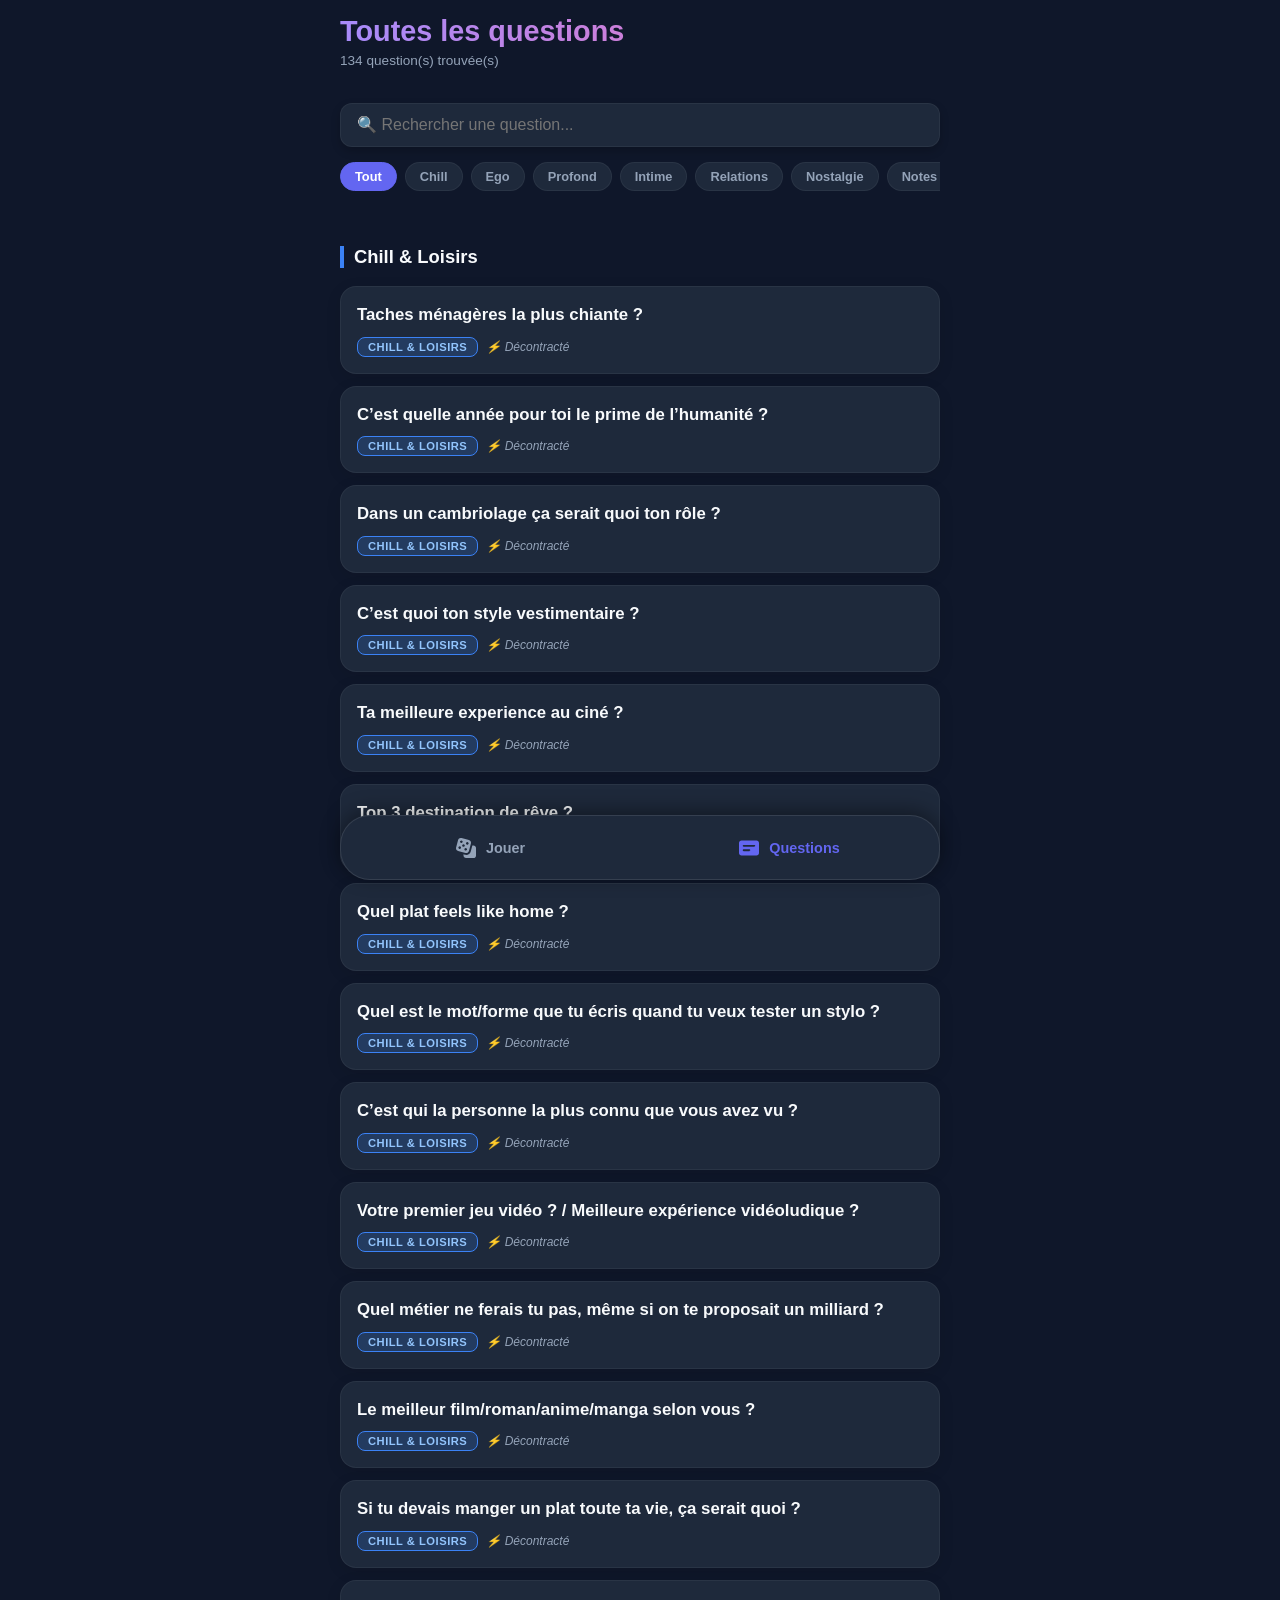
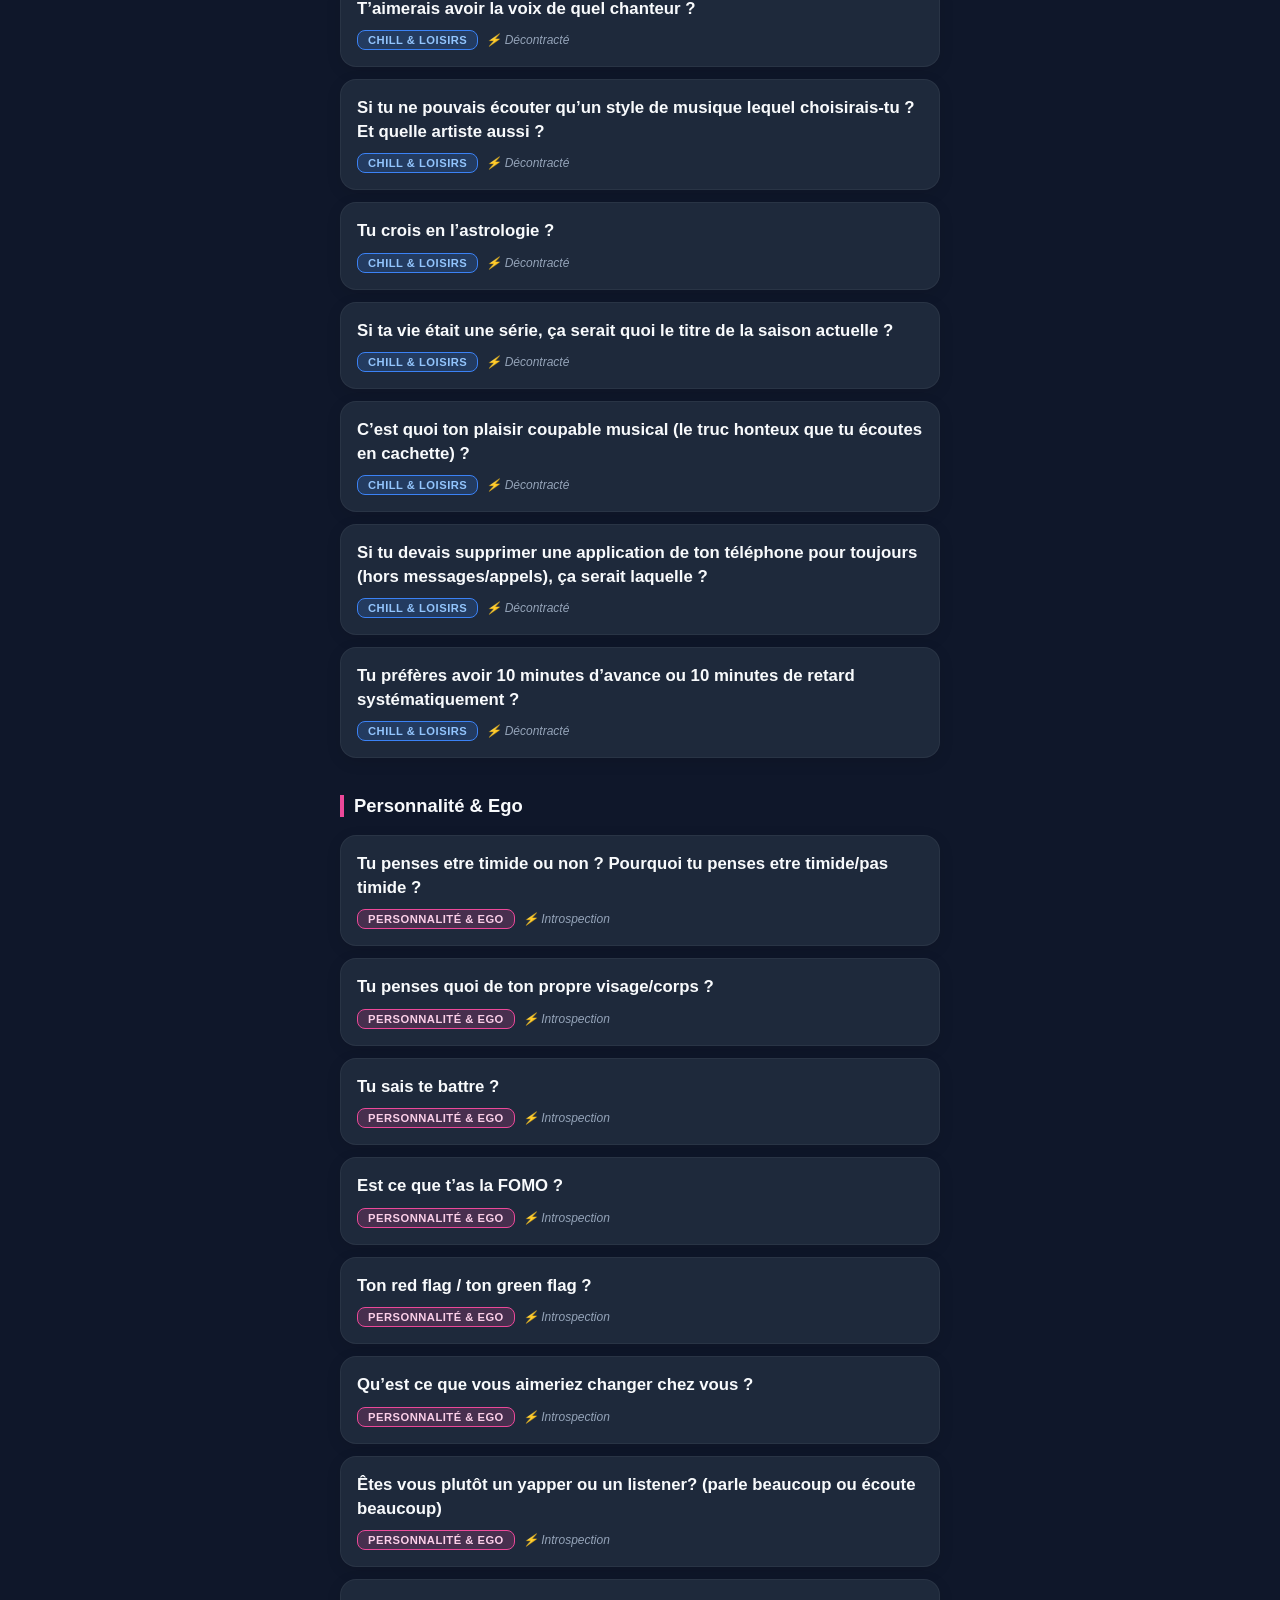
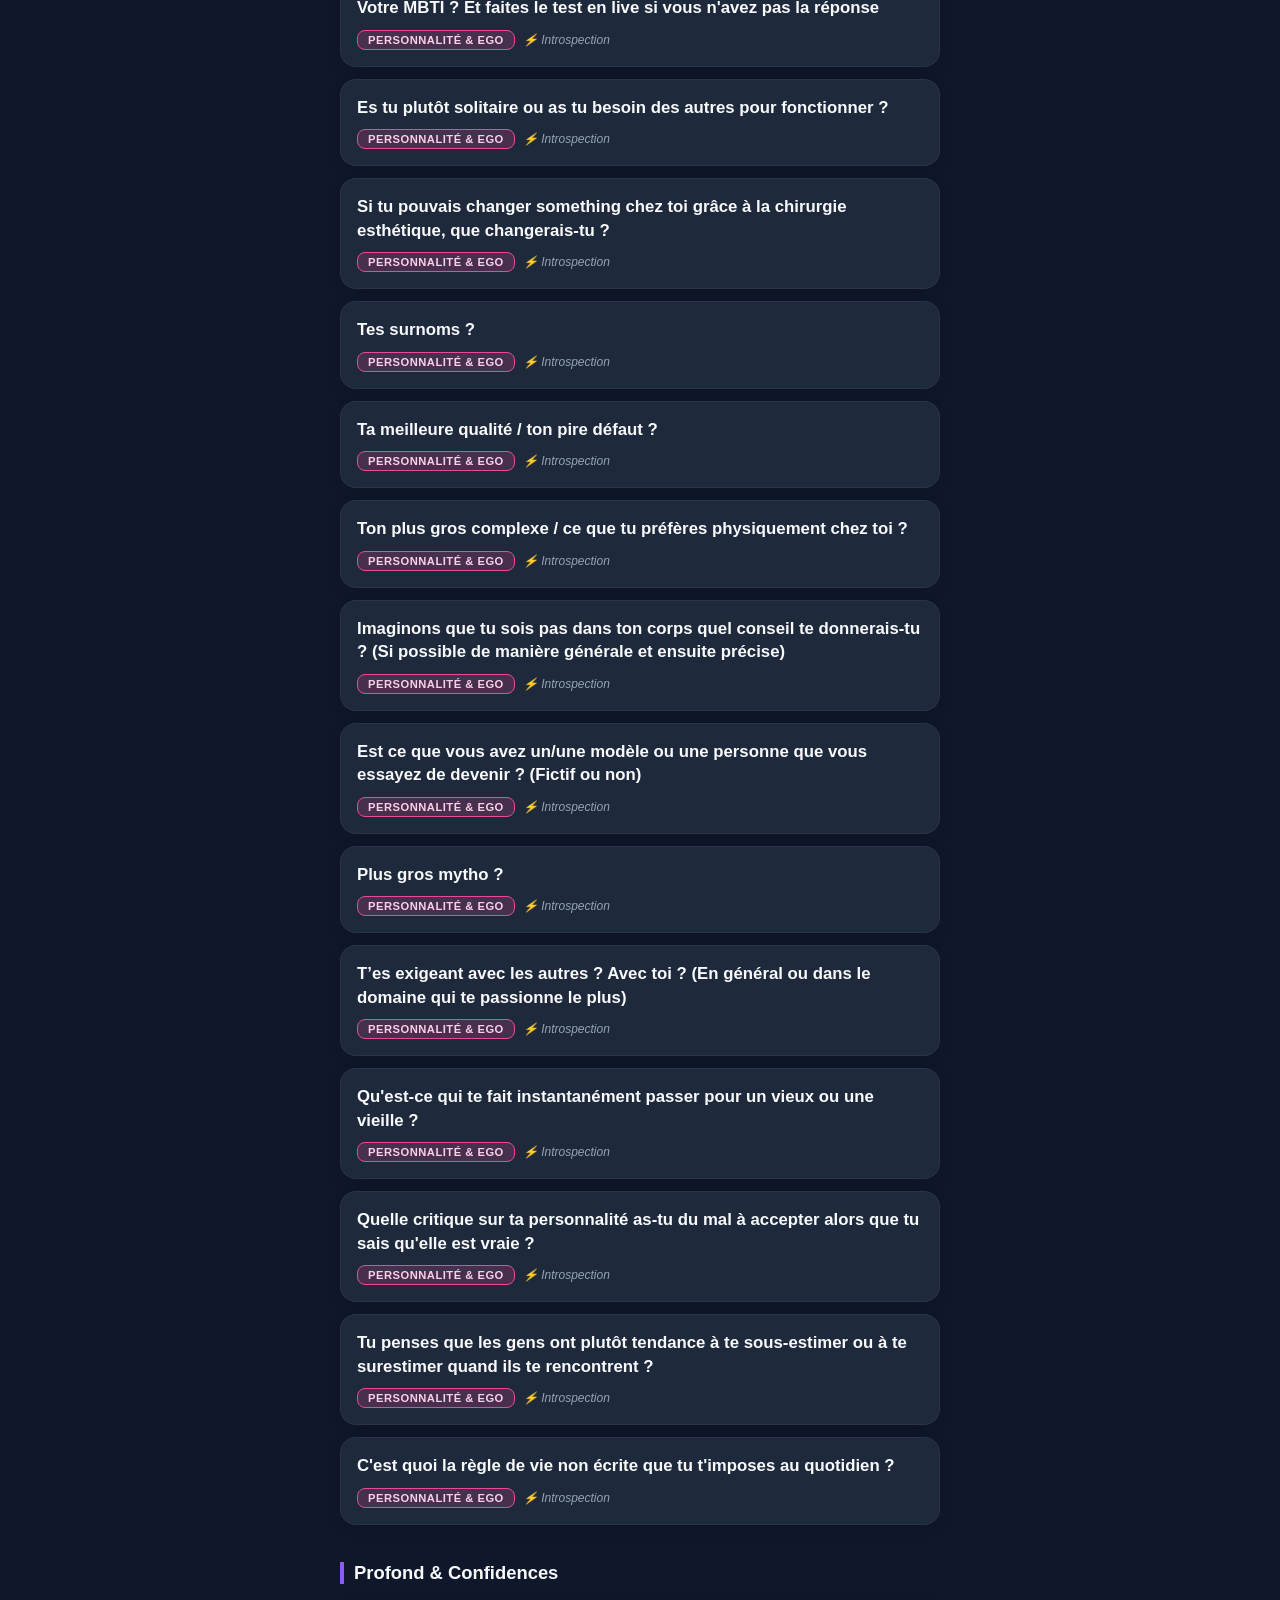
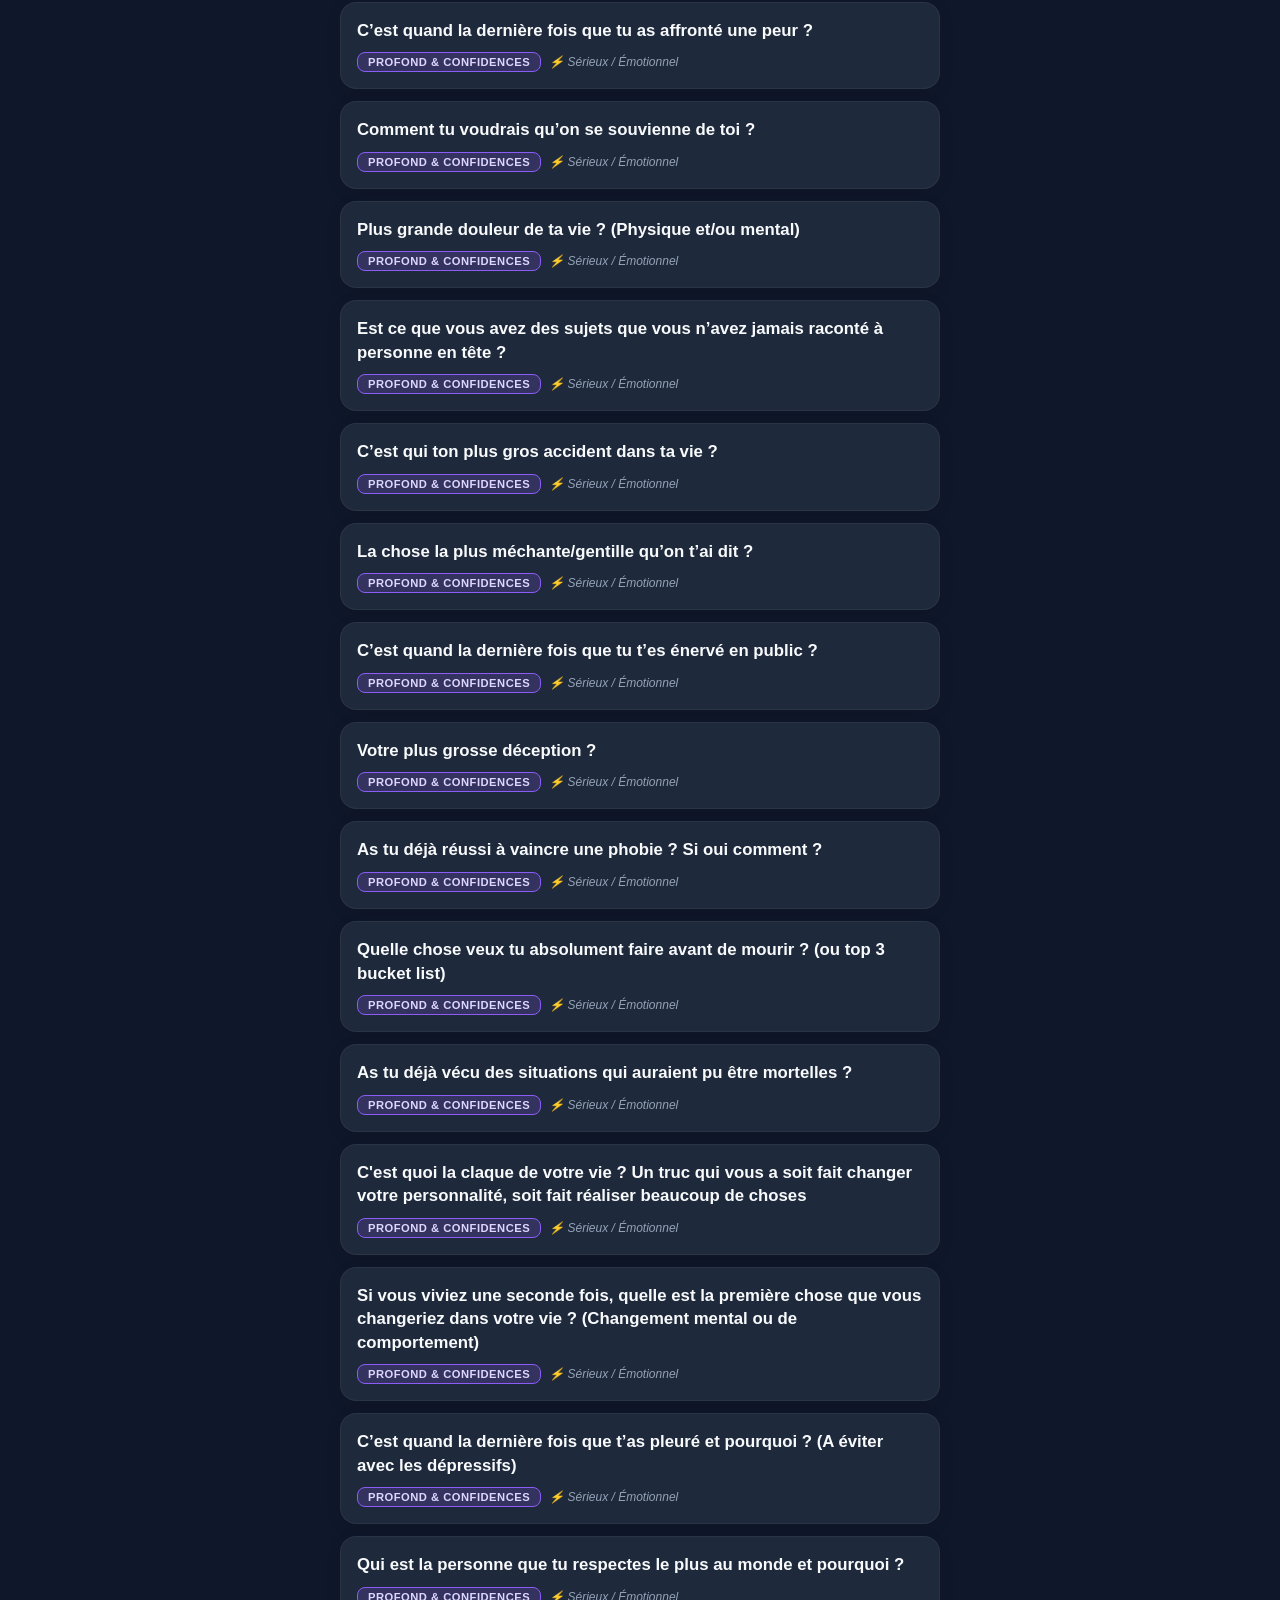
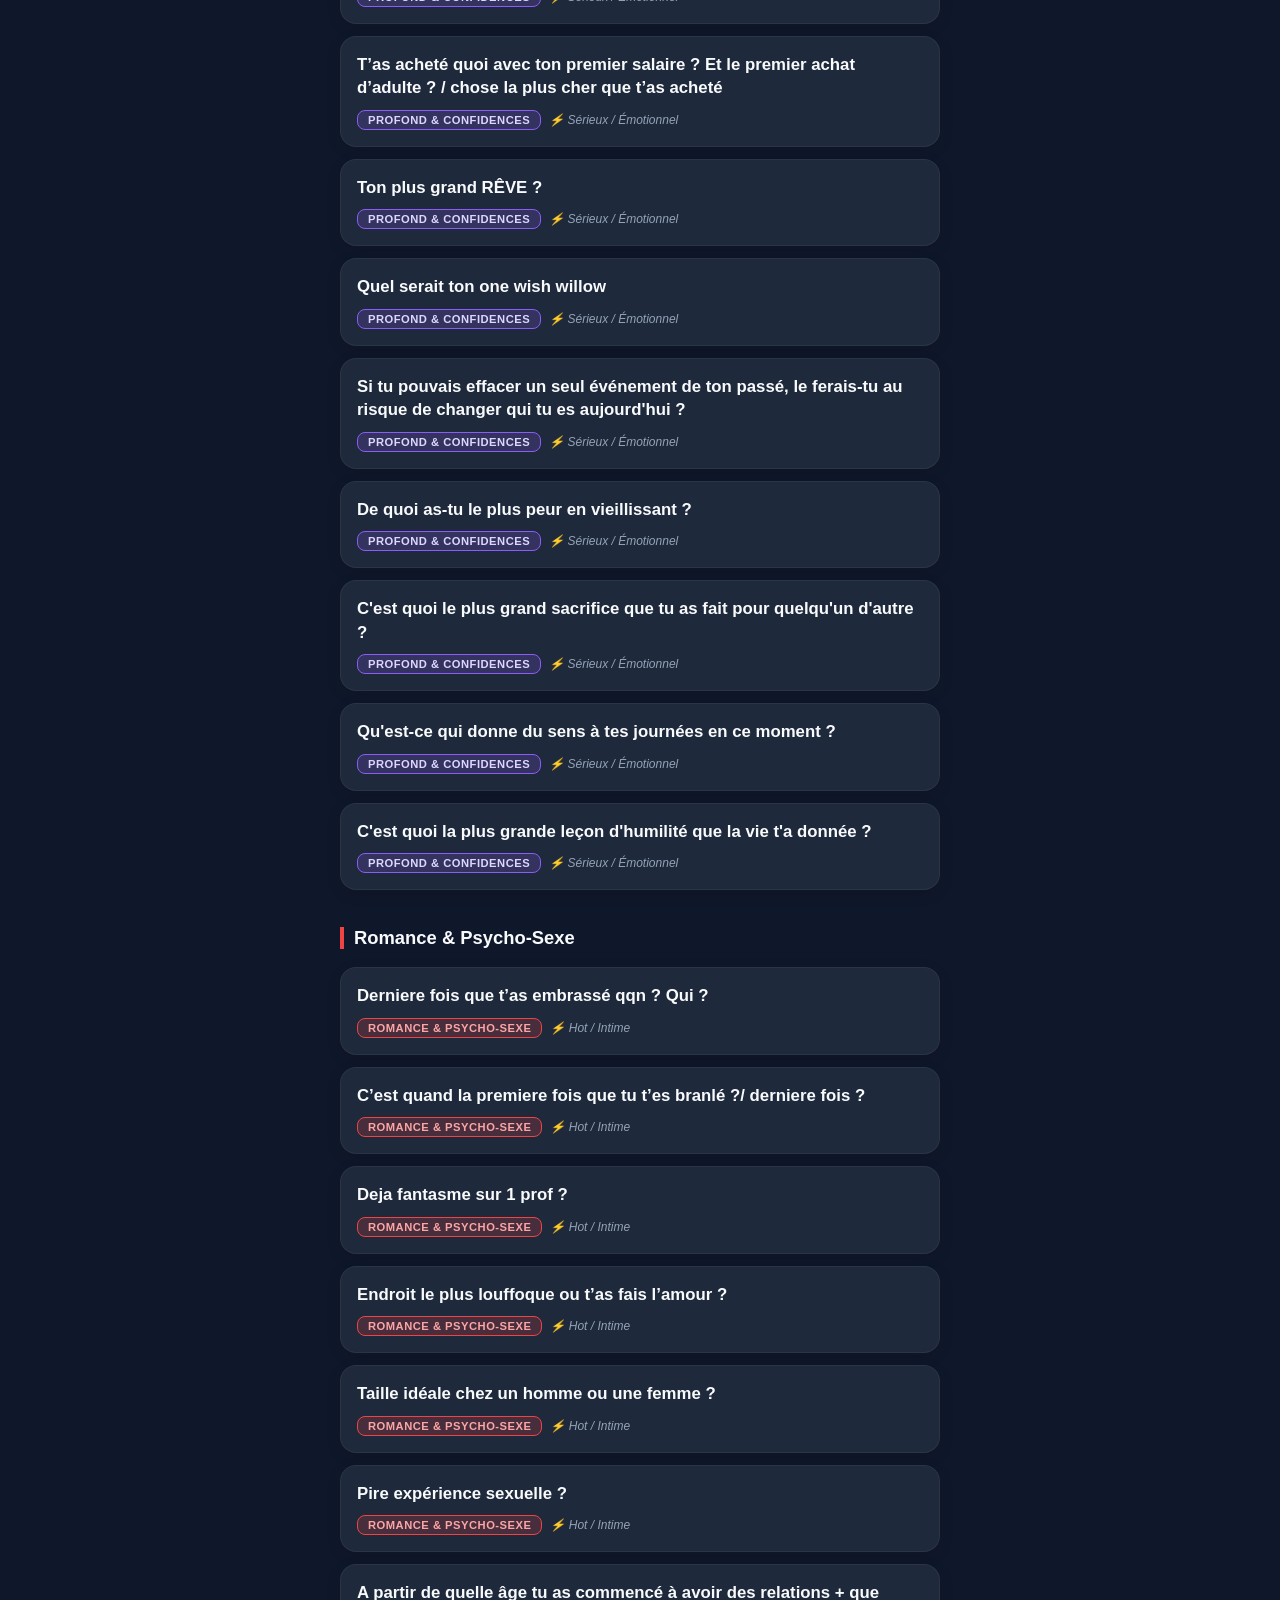
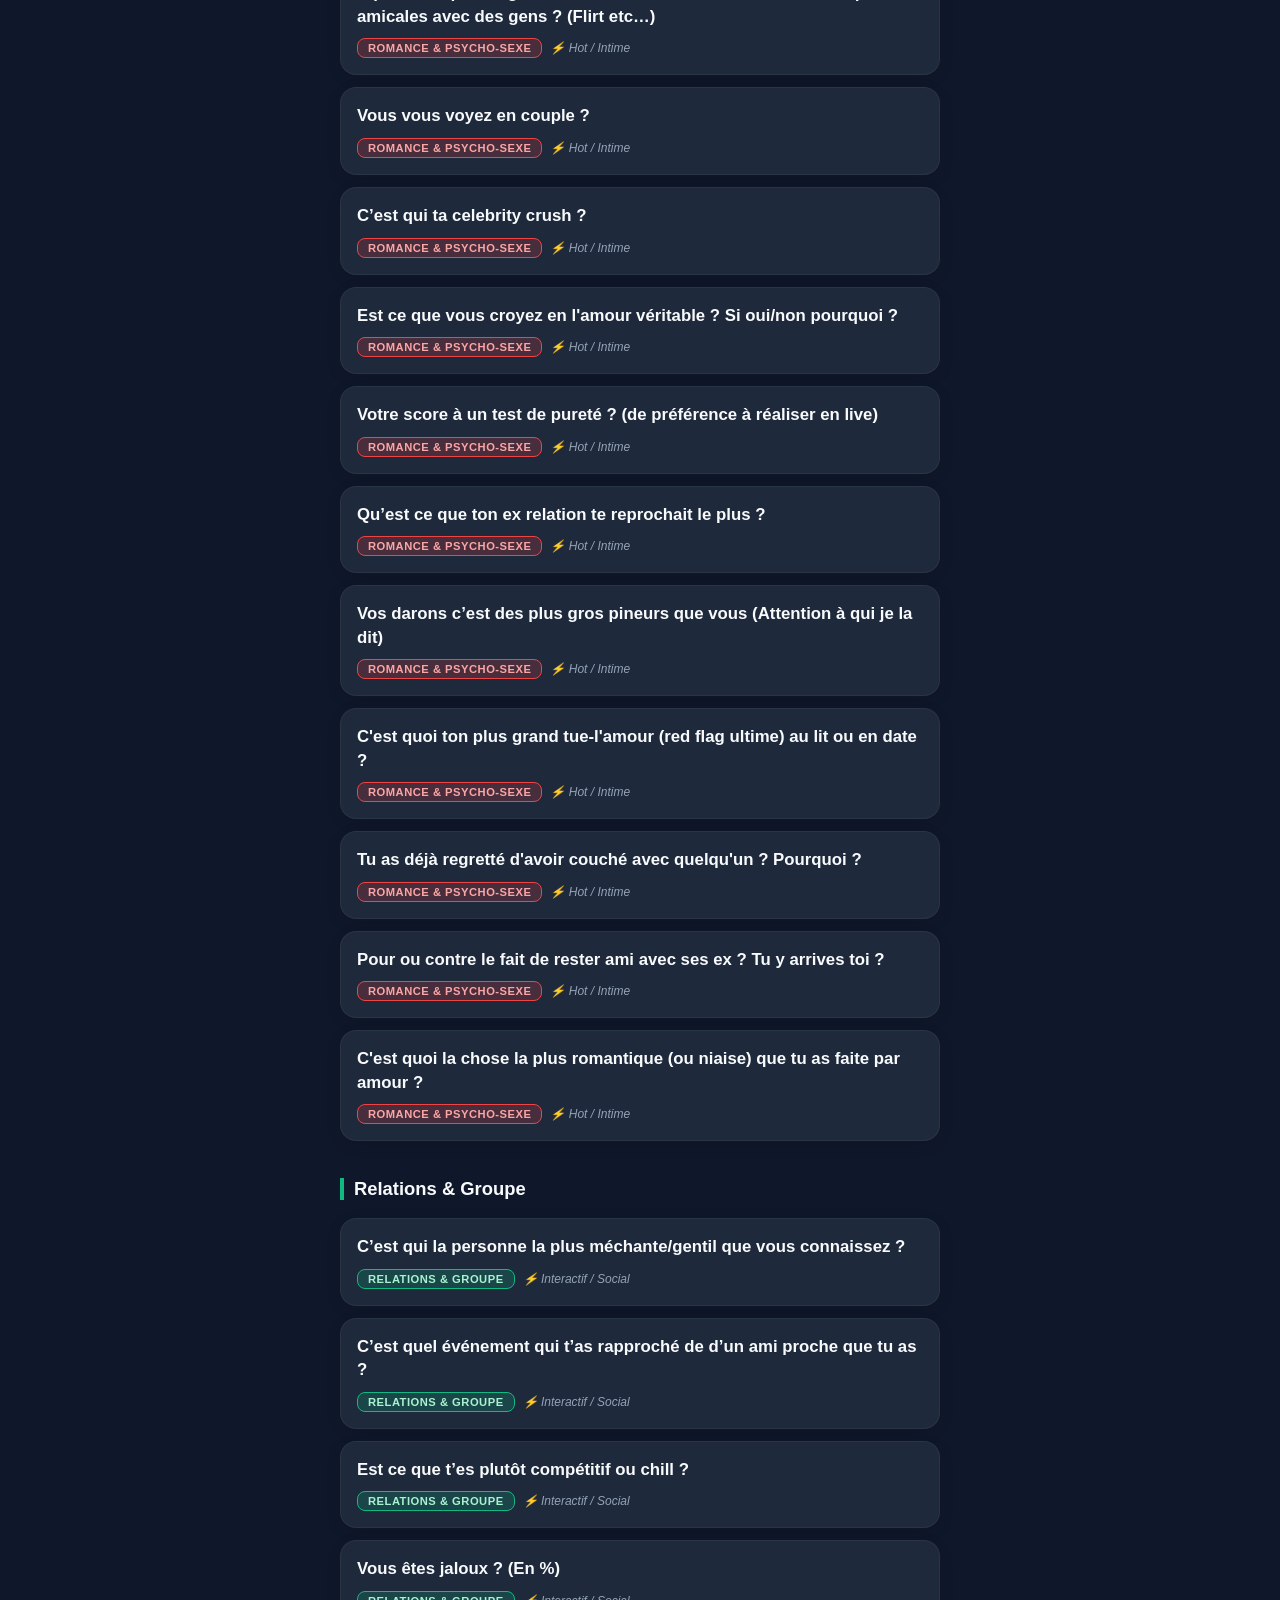
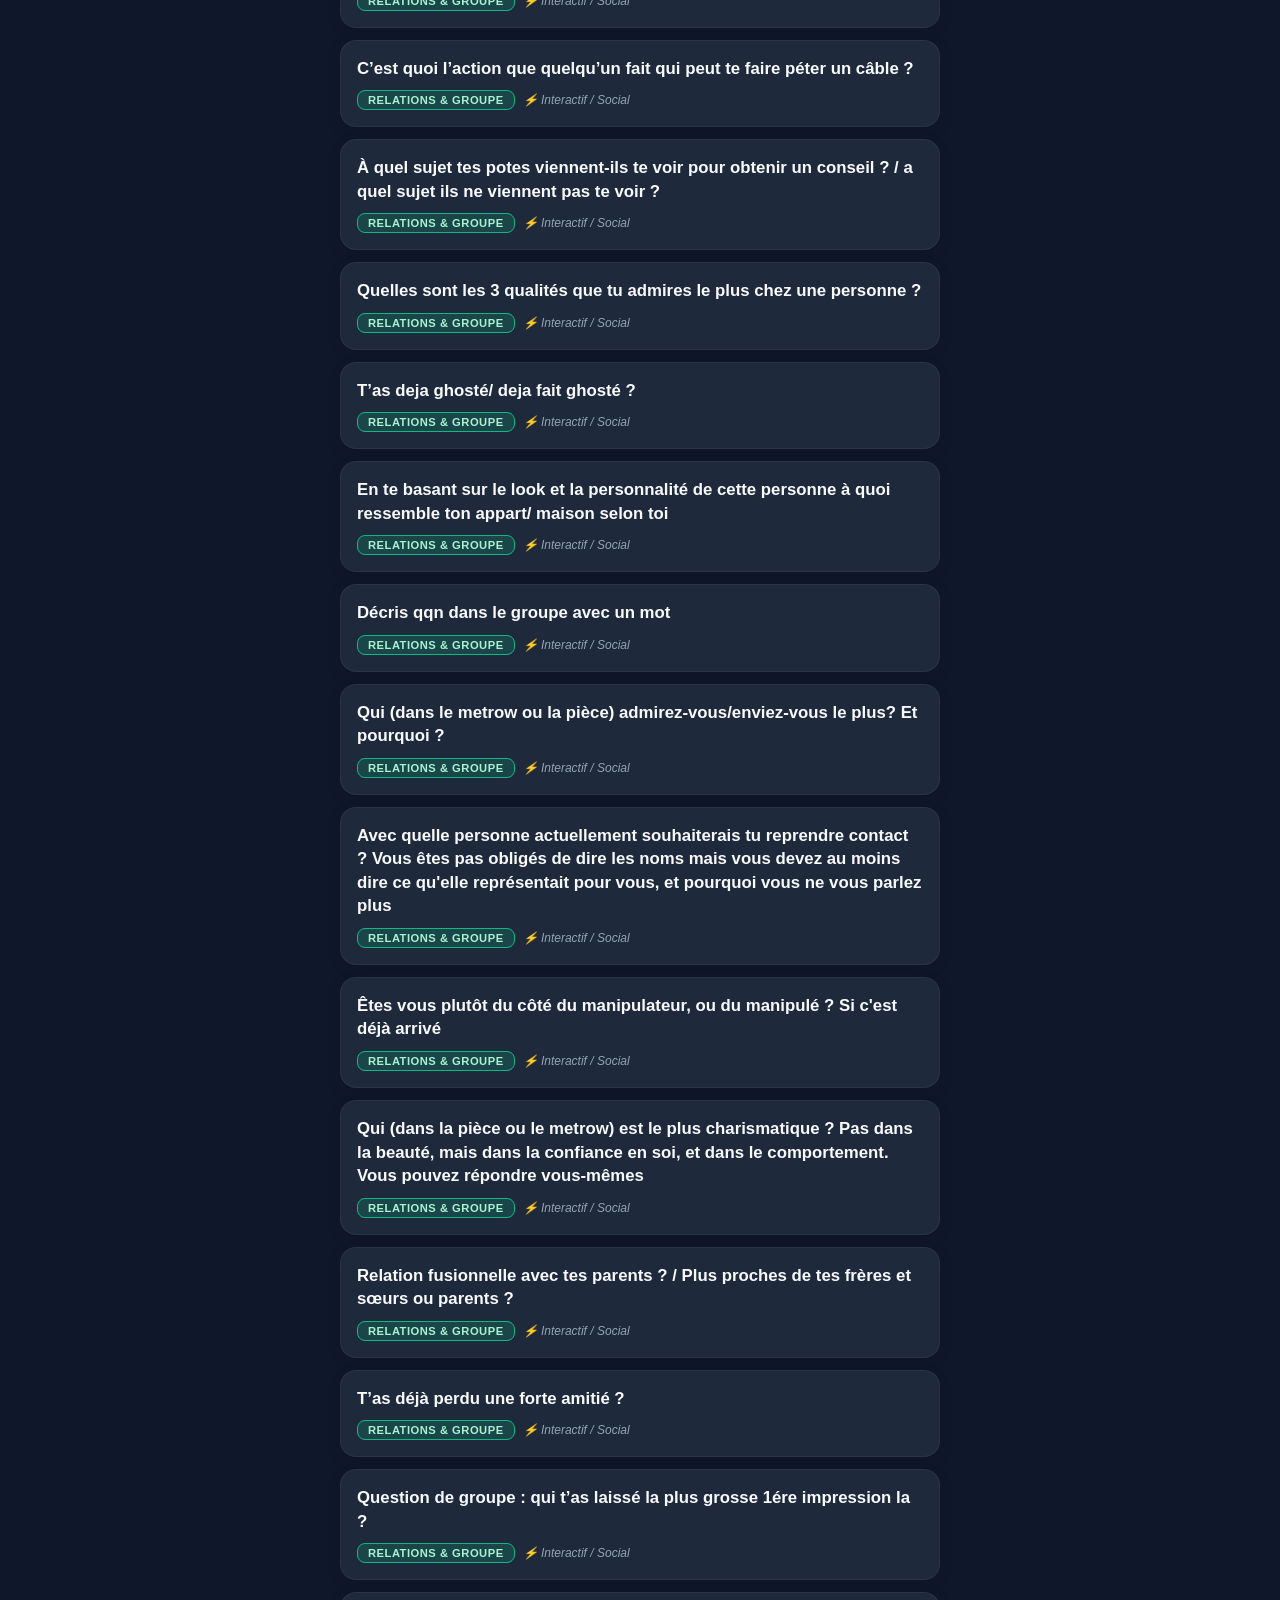
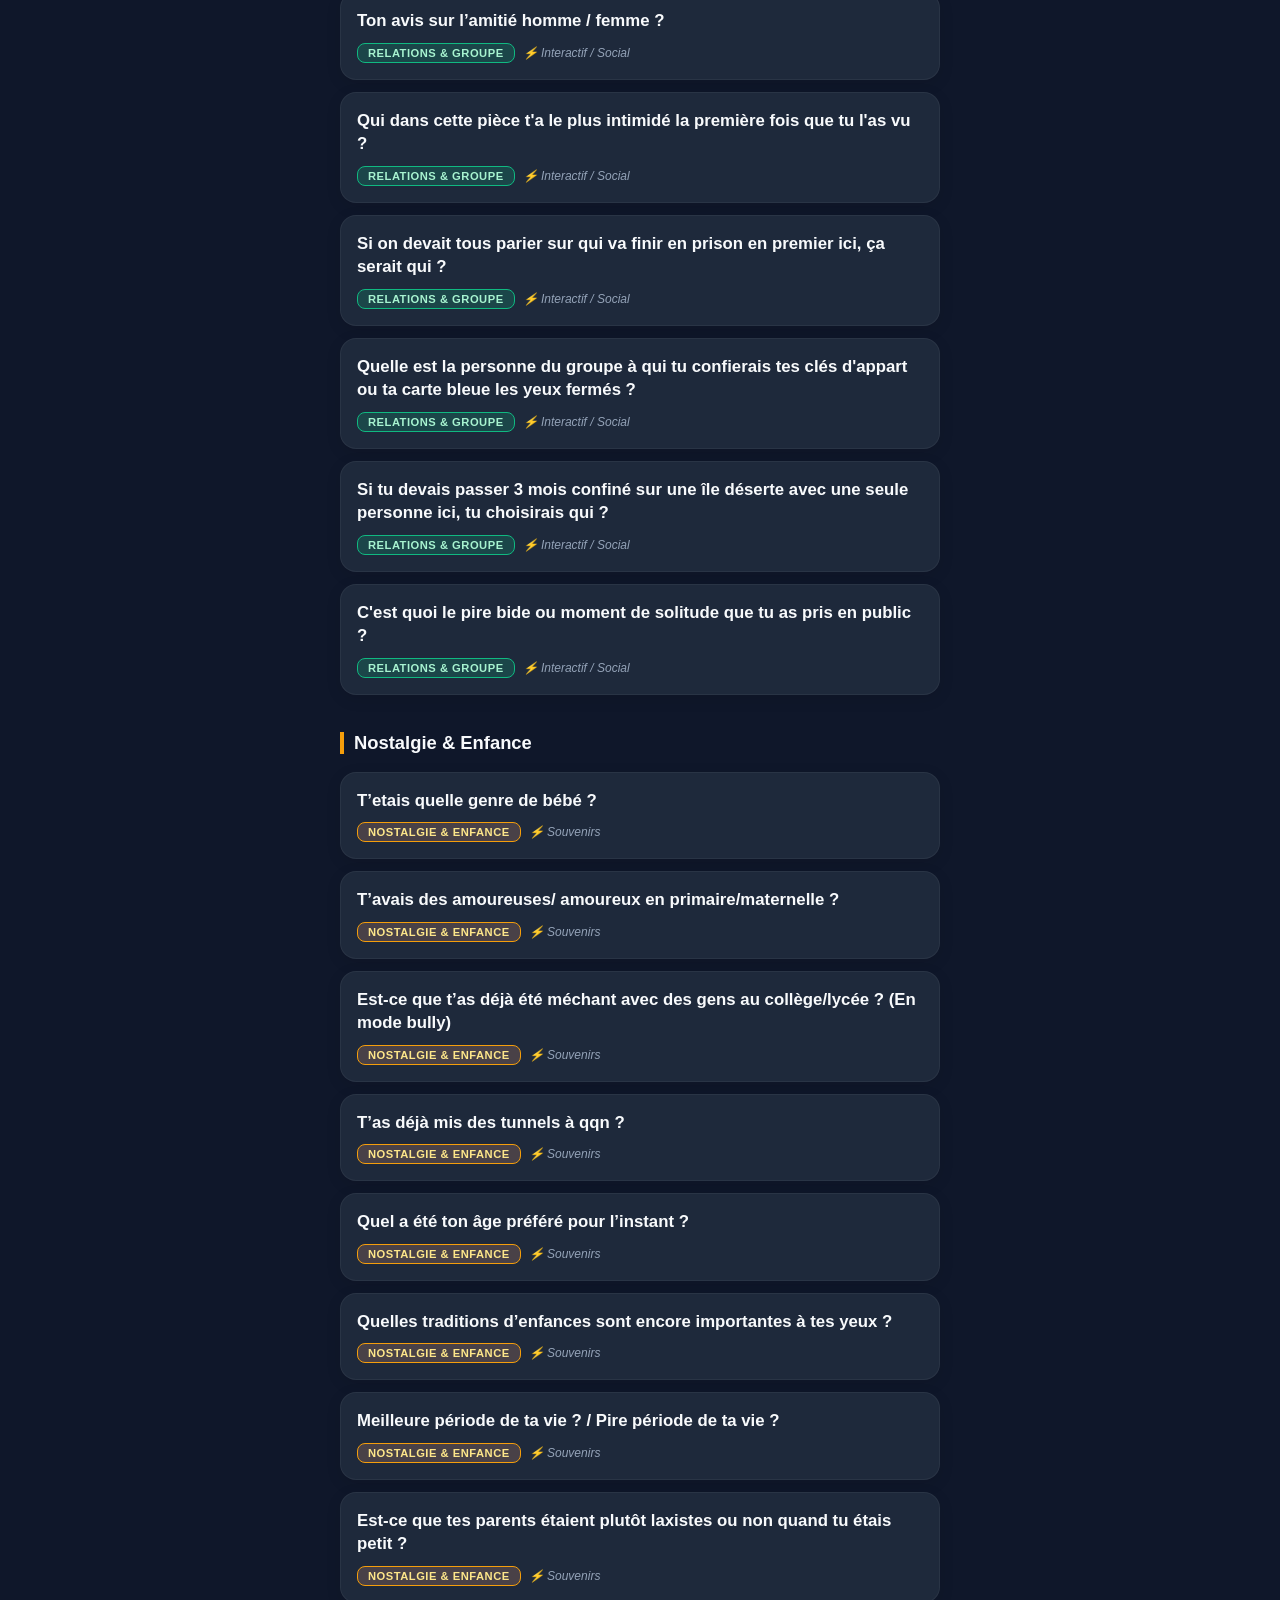
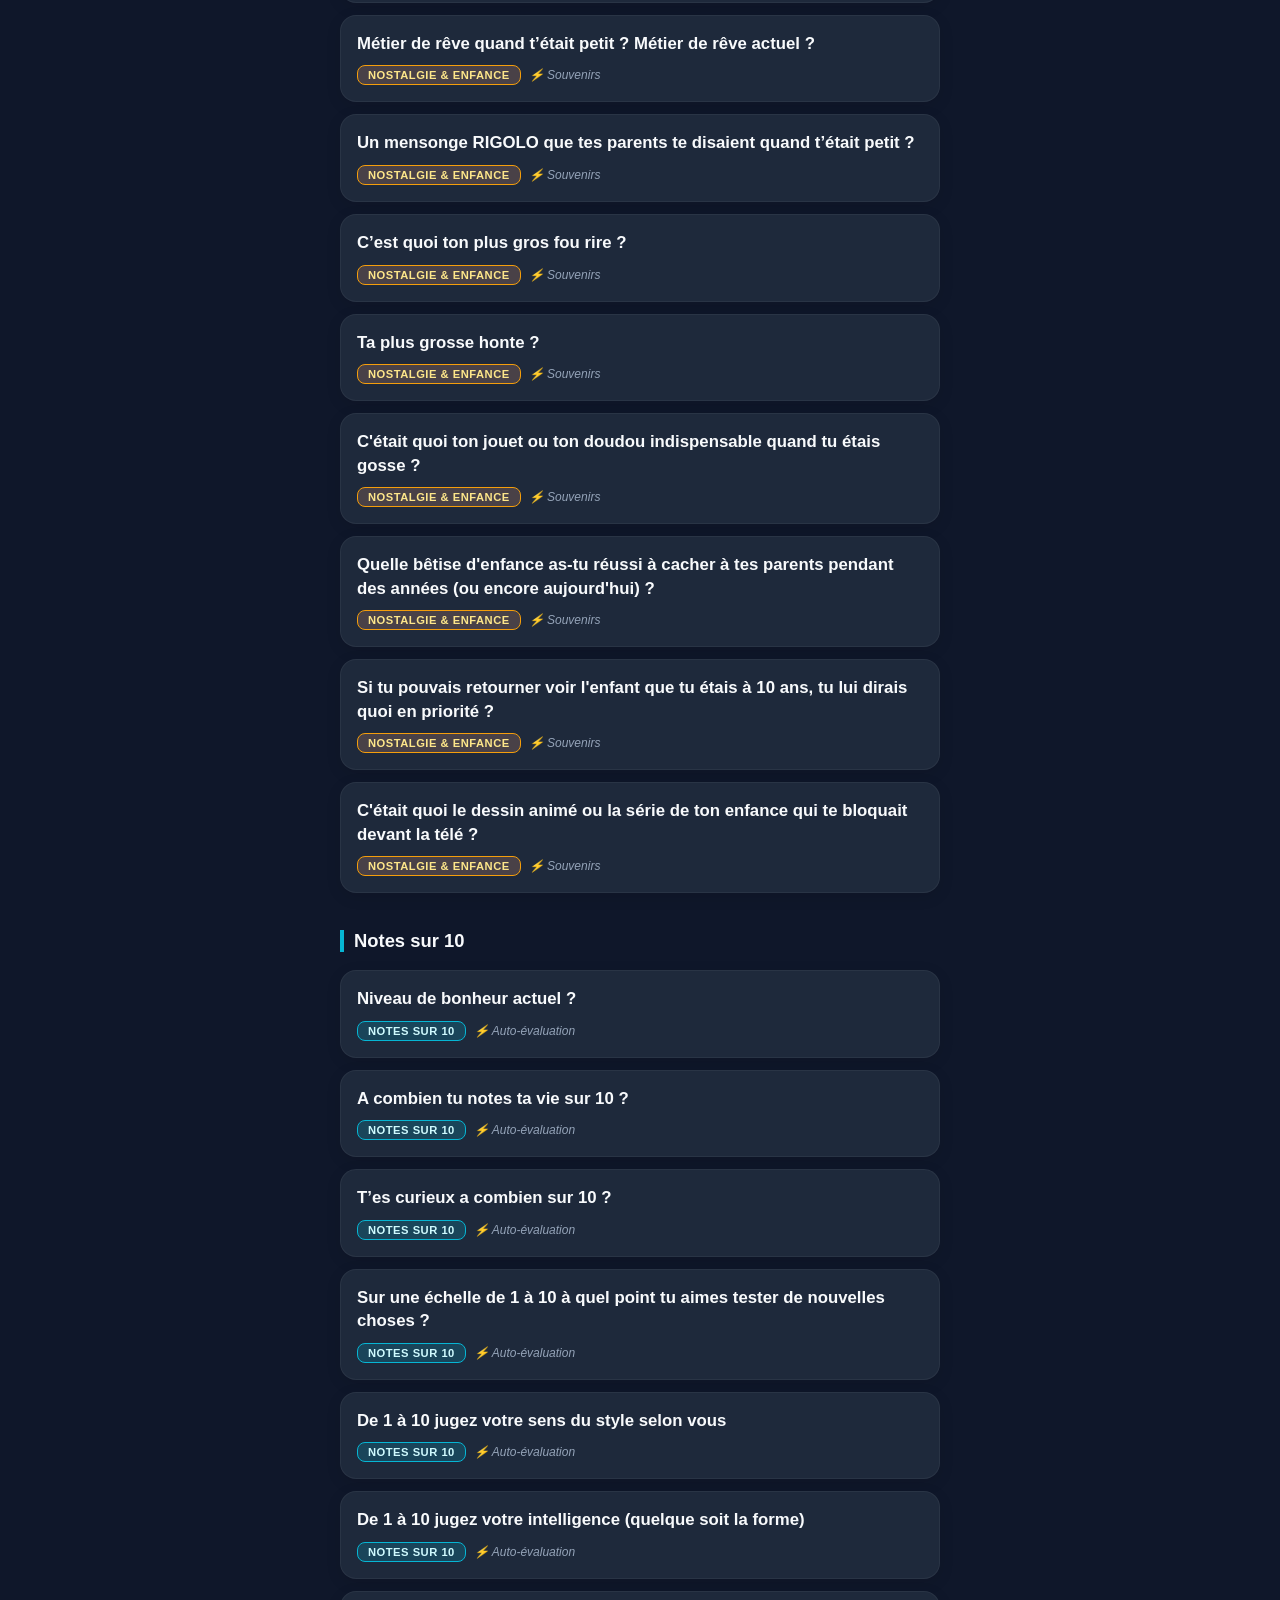
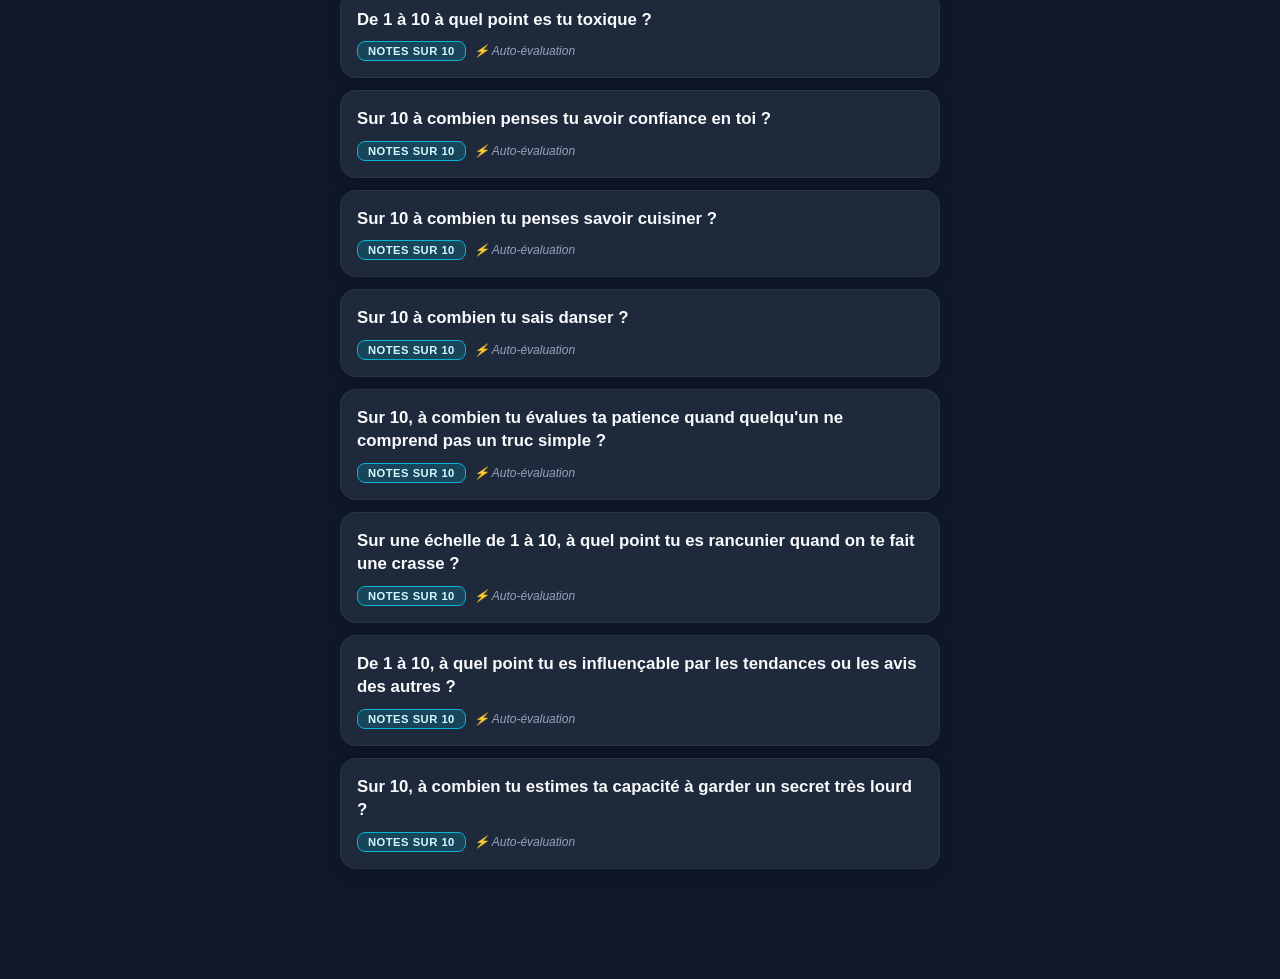
<file: liste.html>
<!DOCTYPE html>
<html lang="fr">
<head>
    <meta charset="UTF-8">
    <meta name="viewport" content="width=device-width, initial-scale=1.0">
    <link rel="icon" href="icon.png">
    <title>Toutes les questions - Les questions de Lio</title>
    <link rel="stylesheet" href="css/liste.css">
    <script src="js/liste.js" defer></script>
    <script src="components/nav.js" defer></script>
</head>
<body>

    <div class="header">
        <h1>Toutes les questions</h1>
        <div class="counter" id="questionCounter">Chargement...</div>
    </div>

    <input type="text" id="searchBox" class="search-box" placeholder="🔍 Rechercher une question..." oninput="filterQuestions()">

    <div class="filters-scroll">
        <button class="filter-chip active" onclick="filterCategory('all', this)">Tout</button>
        <button class="filter-chip" onclick="filterCategory('chill_et_loisirs', this)">Chill</button>
        <button class="filter-chip" onclick="filterCategory('ego_et_personnalite', this)">Ego</button>
        <button class="filter-chip" onclick="filterCategory('profond_et_philosophique', this)">Profond</button>
        <button class="filter-chip" onclick="filterCategory('romance_et_sexe', this)">Intime</button>
        <button class="filter-chip" onclick="filterCategory('relations_et_groupe', this)">Relations</button>
        <button class="filter-chip" onclick="filterCategory('enfance_et_passé', this)">Nostalgie</button>
        <button class="filter-chip" onclick="filterCategory('notes_sur_10_et_echelles', this)">Notes /10</button>
    </div>

    <div class="questions-list" id="questionsList"></div>

    <bottom-nav></bottom-nav>
</body>
</html>
</file>
<file: css/liste.css>
:root {
    --bg-dark: #0f172a;
    --card-bg: #1e293b;
    --text-main: #f8fafc;
    --text-muted: #94a3b8;
    --accent: #6366f1;
    
    /* Catégories couleurs */
    --cat-chill: #3b82f6;
    --cat-ego: #ec4899;
    --cat-profond: #8b5cf6;
    --cat-romance: #ef4444;
    --cat-relations: #10b981;
    --cat-enfance: #f59e0b;
    --cat-notes: #06b6d4;
}

* {
    box-sizing: border-box;
    margin: 0;
    padding: 0;
    font-family: 'Segoe UI', Tahoma, Geneva, Verdana, sans-serif;
}

body {
    background-color: var(--bg-dark);
    color: var(--text-main);
    min-height: 100vh;
    padding: 15px;
    /* IMPORTANT : Évite que la navbar du bas ne cache les dernières questions */
    padding-bottom: 110px !important; 
    display: flex;
    flex-direction: column;
    align-items: center;
}

.header {
    width: 100%;
    max-width: 600px;
    margin-bottom: 20px;
    text-align: left;
}

.back-link {
    display: inline-block;
    color: var(--text-muted);
    text-decoration: none;
    font-size: 0.9rem;
    margin-bottom: 15px;
    font-weight: 600;
    transition: color 0.2s;
}

.back-link:hover {
    color: var(--accent);
}

h1 {
    font-size: 1.8rem;
    background: linear-gradient(to right, #a78bfa, #f472b6);
    -webkit-background-clip: text;
    -webkit-text-fill-color: transparent;
    font-weight: 800;
    margin-bottom: 5px;
}

.counter {
    color: var(--text-muted);
    font-size: 0.85rem;
    margin-bottom: 15px;
}

/* Barre de recherche optimisée mobile */
.search-box {
    width: 100%;
    max-width: 600px;
    background: var(--card-bg);
    border: 1px solid rgba(255, 255, 255, 0.05);
    padding: 12px 16px;
    border-radius: 12px;
    color: white;
    font-size: 1rem;
    outline: none;
    margin-bottom: 15px;
    box-shadow: 0 4px 10px rgba(0, 0, 0, 0.2);
}

.search-box:focus {
    border-color: var(--accent);
}

/* Filtres horizontaux scrollables sur mobile */
.filters-scroll {
    width: 100%;
    max-width: 600px;
    display: flex;
    gap: 8px;
    overflow-x: auto;
    padding-bottom: 10px;
    margin-bottom: 20px;
    -webkit-overflow-scrolling: touch; /* Défilement fluide sur iOS */
    scrollbar-width: none; /* Cache la scrollbar sur Firefox */
}

.filters-scroll::-webkit-scrollbar {
    display: none; /* Cache la scrollbar sur Chrome/Safari */
}

.filter-chip {
    white-space: nowrap;
    background-color: var(--card-bg);
    color: var(--text-muted);
    border: 1px solid rgba(255, 255, 255, 0.05);
    padding: 6px 14px;
    border-radius: 20px;
    font-size: 0.8rem;
    font-weight: 600;
    cursor: pointer;
    transition: all 0.2s;
}

.filter-chip.active {
    color: white;
    background-color: var(--accent);
    border-color: var(--accent);
}

/* Liste des questions */
.questions-list {
    width: 100%;
    max-width: 600px;
    display: flex;
    flex-direction: column;
    gap: 12px;
}

/* NOUVEAU : Titres de sections pour le rangement par catégories */
.category-section-title {
    font-size: 1.15rem;
    font-weight: 700;
    margin-top: 25px;
    margin-bottom: 6px;
    text-align: left;
    padding-left: 10px;
    width: 100%;
}

.question-card {
    background-color: var(--card-bg);
    border-radius: 16px;
    padding: 16px;
    border: 1px solid rgba(255, 255, 255, 0.05);
    box-shadow: 0 4px 15px rgba(0, 0, 0, 0.1);
    display: flex;
    flex-direction: column;
    align-items: flex-start;
    gap: 10px;
}

.question-text {
    font-size: 1.05rem;
    font-weight: 600;
    line-height: 1.4;
    text-align: left;
}

.card-footer {
    display: flex;
    align-items: center;
    gap: 8px;
    flex-wrap: wrap;
}

.badge {
    padding: 3px 10px;
    border-radius: 8px;
    font-size: 0.7rem;
    font-weight: 700;
    text-transform: uppercase;
    letter-spacing: 0.5px;
}

.vibe {
    font-size: 0.75rem;
    color: var(--text-muted);
    font-style: italic;
}

/* Couleurs dynamiques badges */
.cat-chill { background-color: rgba(59, 130, 246, 0.2); color: #93c5fd; border: 1px solid var(--cat-chill); }
.cat-ego { background-color: rgba(236, 72, 153, 0.2); color: #fbcfe8; border: 1px solid var(--cat-ego); }
.cat-profond { background-color: rgba(139, 92, 246, 0.2); color: #ddd6fe; border: 1px solid var(--cat-profond); }
.cat-romance { background-color: rgba(239, 68, 68, 0.2); color: #fca5a5; border: 1px solid var(--cat-romance); }
.cat-relations { background-color: rgba(16, 185, 129, 0.2); color: #a7f3d0; border: 1px solid var(--cat-relations); }
.cat-enfance { background-color: rgba(245, 158, 123, 0.2); color: #fde68a; border: 1px solid var(--cat-enfance); }
.cat-notes { background-color: rgba(6, 182, 212, 0.2); color: #cffafe; border: 1px solid var(--cat-notes); }

/* NOUVEAU : Bordures colorées discrètes à gauche des titres de catégories */
.cat-border-chill { border-left: 4px solid var(--cat-chill); }
.cat-border-ego { border-left: 4px solid var(--cat-ego); }
.cat-border-profond { border-left: 4px solid var(--cat-profond); }
.cat-border-romance { border-left: 4px solid var(--cat-romance); }
.cat-border-relations { border-left: 4px solid var(--cat-relations); }
.cat-border-enfance { border-left: 4px solid var(--cat-enfance); }
.cat-border-notes { border-left: 4px solid var(--cat-notes); }

.hidden { display: none !important; }
</file>
